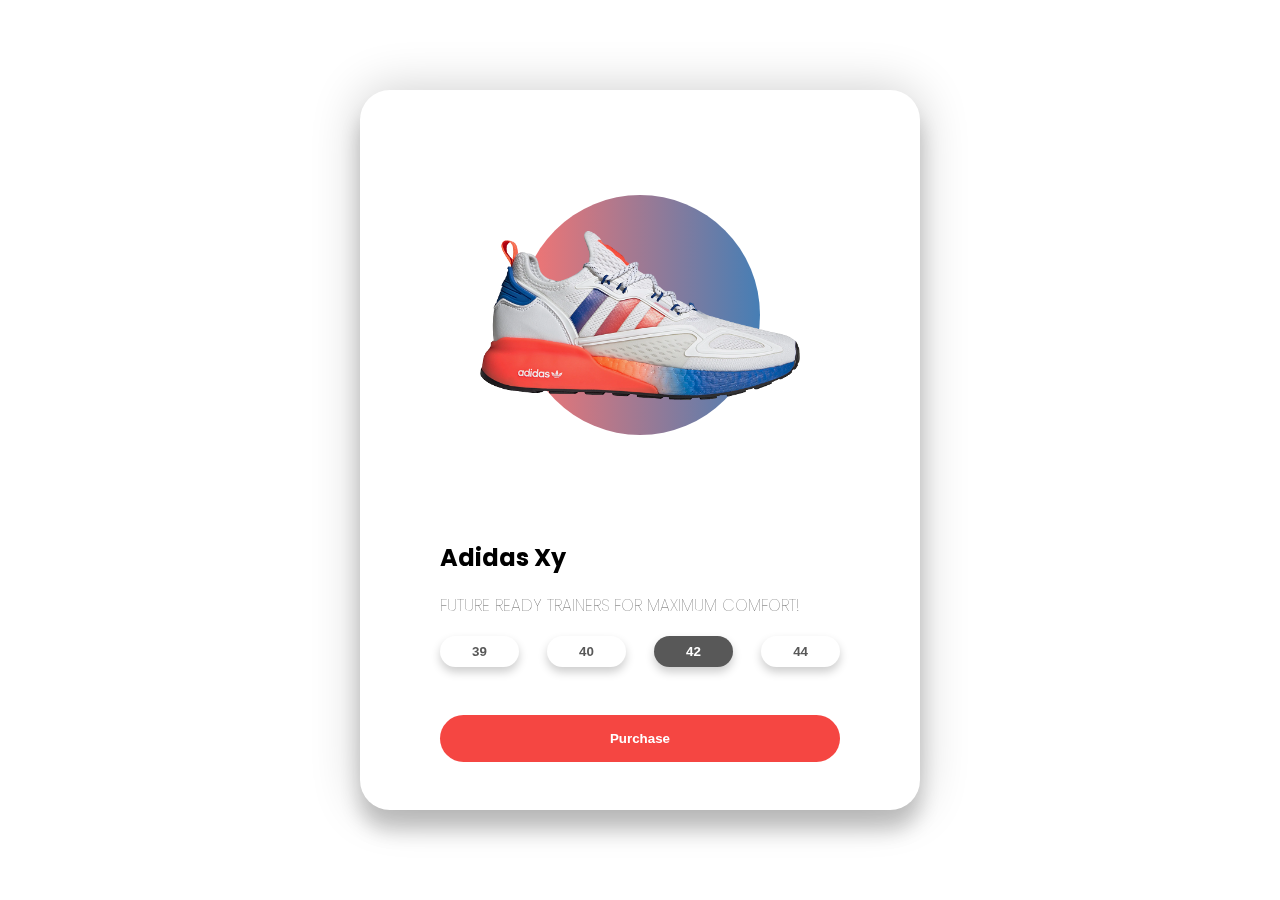
<file: devEd/index.html>
<!DOCTYPE html>
<html lang="en">
<head>
    <meta charset="UTF-8">
    <meta name="viewport" content="width=device-width, initial-scale=1.0">
    <link href="https://fonts.googleapis.com/css2?family=Poppins:wght@400;500&display=swap" rel="stylesheet">
    <link rel="stylesheet" href="style.css">
    <title>3D Effect</title>
</head>
<body>
    <div class="container">
        <div class="card">
            <div class="sneaker">
                <div class="circle"></div>
                <img src="adidas.png" alt="adidas">
            </div>
            <div class="info">
                <h1 class="title">Adidas Xy</h1>
                <h3>FUTURE READY TRAINERS FOR MAXIMUM COMFORT!</h3>
                <div class="sizes">
                    <button>39</button>
                    <button>40</button>
                    <button class="active">42</button>
                    <button>44</button>
                </div>
                <div class="purchase"><button>Purchase</button></div>
            </div>
        </div>
    </div>
    <script src="app.js"></script>
</body>
</html>
</file>
<file: devEd/style.css>
* {
    margin: 0;
    padding: 0;
    box-sizing: border-box;
}

body{
    font-family: "Poppins", sans-serif;
    min-height: 100vh;
    display: flex;
    justify-content: center;
    align-items: center;
    perspective: 500px;
}

.container {
    /* background-color: aqua; */
    width: 80%;
    display: flex;
    justify-content: center;
    align-items: center;
}

.card{
    /* background-color: crimson; */
    transform-style: preserve-3d;
    min-height: 70vh;
    max-height: 100vh;
    width: 35rem;
    border-radius: 30px;
    padding: 0 5rem;
    box-shadow: 0 20px 20px rgba(0, 0, 0, 0.2), 0 0 50px rgba(0, 0, 0, 0.2) ;
}

.sneaker {
    min-height: 50vh;
    display: flex;
    justify-content: center;
    align-items: center;
}

.sneaker img {
    width: 20rem;
    z-index: 2;
    transition: all 1.5s ease-out;
}

.circle{
    width: 15rem;
    height: 15rem;
    background: linear-gradient(90deg, rgba(245, 70, 66, 0.75), rgba(8,83,156, 0.75));
    position: absolute;
    border-radius: 100%;
    z-index: 1;
}

.info h1{
    font-size: 1.5rem;
    transition: all 1.5s ease-out;
}

.info h3{
    font-size: 1rem;
    padding: 1.1rem 0;
    color: #585858;
    font-weight: lighter;
    transition: all 1.5s ease-out;
}

.sizes{
    display: flex;
    justify-content: space-between;
    align-items: center;
    transition: all 1.5s ease-out;
}

.sizes button{
    padding: 0.5rem 2rem;
    background: none;
    border: none;
    box-shadow: 0 5px 10px rgba(0, 0, 0, 0.2);
    border-radius: 30px;
    cursor: pointer;
    font-weight: bold;
    color: #585858;
}
button.active{
    background: #585858;
    color: white;
}
.purchase {
    margin: 3rem 0;
}

.purchase button{
    width: 100%;
    border-radius: 30px;
    padding: 1rem 0;
    background-color: #f54642;
    cursor: pointer;
    color: white;
    border: none;
    font-weight: bolder;
}
</file>
